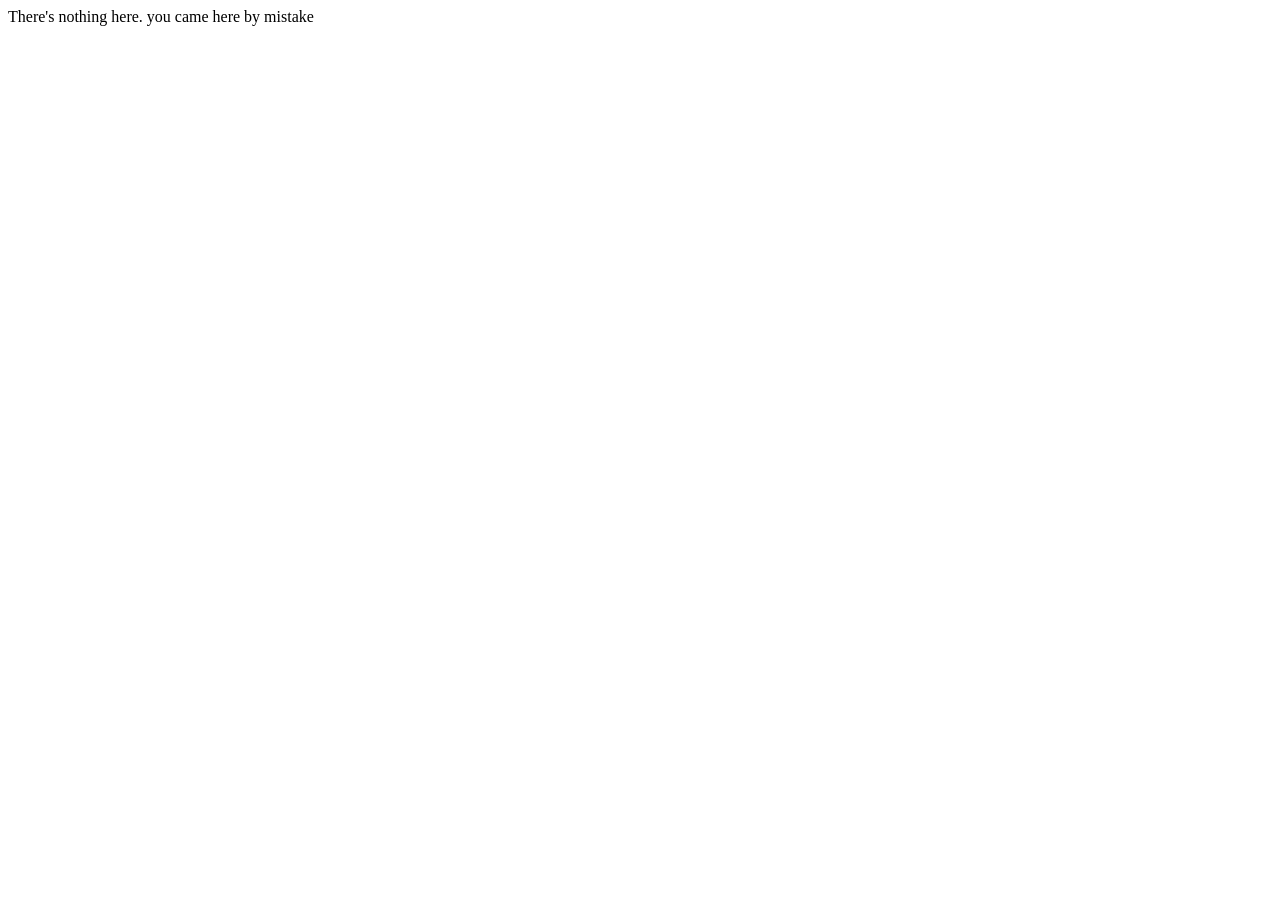
<file: index.html>
<!DOCTYPE html>
<html lang="en">
<head>
    <meta charset="UTF-8">
    <meta http-equiv="X-UA-Compatible" content="IE=edge">
    <meta name="viewport" content="width=device-width, initial-scale=1.0">
    <title>nothing here</title>
</head>
<body>
    There's nothing here. you came here by mistake
</body>
</html>
</file>
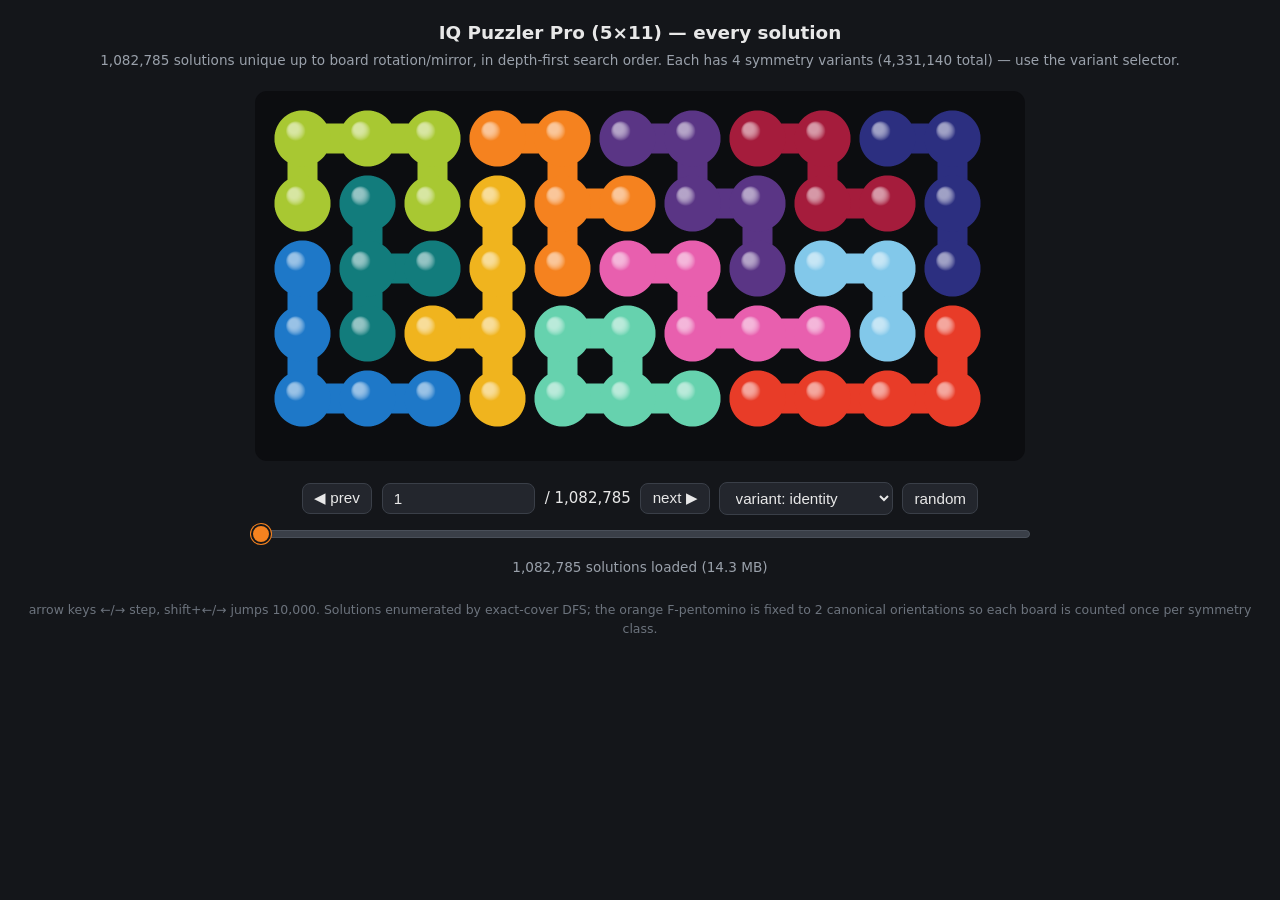
<file: iqpuzzler/index.html>
<!DOCTYPE html>
<html lang="en">
<head>
<meta charset="utf-8">
<meta name="viewport" content="width=device-width, initial-scale=1">
<link rel="icon" href="data:,">
<title>IQ Puzzler Pro — all 1,082,785 solutions</title>
<style>
  :root { color-scheme: dark; }
  body { margin: 0; background: #14161a; color: #e8e8e8;
         font: 15px/1.5 system-ui, -apple-system, sans-serif;
         display: flex; flex-direction: column; align-items: center; }
  h1 { font-size: 1.15rem; font-weight: 600; margin: 1.2rem 1rem 0.2rem; text-align: center; }
  .sub { color: #9aa1ab; font-size: 0.85rem; margin-bottom: 1rem; text-align: center; padding: 0 1rem;}
  #wrap { width: min(96vw, 780px); }
  canvas { width: 100%; height: auto; display: block; border-radius: 14px; }
  .controls { display: flex; flex-wrap: wrap; gap: 0.6rem; align-items: center;
              justify-content: center; margin: 1rem 0 0.4rem; }
  input[type=range] { width: min(96vw, 780px); accent-color: #f5821f;
    -webkit-appearance: none; appearance: none; background: transparent;
    height: 26px; margin: 0; cursor: pointer; }
  input[type=range]::-webkit-slider-runnable-track {
    height: 8px; border-radius: 4px; background: #3a3f48; border: 1px solid #4a505a; }
  input[type=range]::-moz-range-track {
    height: 8px; border-radius: 4px; background: #3a3f48; border: 1px solid #4a505a; }
  input[type=range]::-webkit-slider-thumb {
    -webkit-appearance: none; appearance: none; margin-top: -7px;
    width: 20px; height: 20px; border-radius: 50%; background: #f5821f;
    border: 2px solid #14161a; box-shadow: 0 0 0 1px #f5821f; }
  input[type=range]::-moz-range-thumb {
    width: 18px; height: 18px; border-radius: 50%; background: #f5821f;
    border: 2px solid #14161a; box-shadow: 0 0 0 1px #f5821f; }
  input[type=range]:focus { outline: none; }
  input[type=range]:focus-visible::-webkit-slider-thumb { box-shadow: 0 0 0 3px #f5821f88; }
  button, select, input[type=number] {
    background: #23262d; color: #e8e8e8; border: 1px solid #3a3f48;
    border-radius: 8px; padding: 0.35rem 0.7rem; font-size: 0.95rem; }
  button:hover { background: #2e323b; cursor: pointer; }
  input[type=number] { width: 8.5em; }
  #status { color: #9aa1ab; font-size: 0.85rem; margin: 0.6rem 0 1.5rem; text-align: center;}
  .hint { color: #6c737d; font-size: 0.78rem; margin-bottom: 2rem; text-align: center; padding: 0 1rem;}
</style>
</head>
<body>
<h1>IQ Puzzler Pro (5×11) — every solution</h1>
<div class="sub">1,082,785 solutions unique up to board rotation/mirror, in depth-first search order.
Each has 4 symmetry variants (4,331,140 total) — use the variant selector.</div>

<div id="wrap"><canvas id="cv" width="1560" height="760"></canvas></div>

<div class="controls">
  <button id="prev">◀ prev</button>
  <input type="number" id="jump" min="1" value="1">
  <span id="total">/ …</span>
  <button id="next">next ▶</button>
  <select id="sym">
    <option value="0">variant: identity</option>
    <option value="1">variant: rotate 180°</option>
    <option value="2">variant: mirror ↔</option>
    <option value="3">variant: mirror ↕</option>
  </select>
  <button id="rand">random</button>
</div>
<input type="range" id="slider" min="1" value="1">
<div id="status">loading solutions.bin …</div>
<div class="hint">arrow keys ←/→ step, shift+←/→ jumps 10,000. Solutions enumerated by
exact-cover DFS; the orange F-pentomino is fixed to 2 canonical orientations so each
board is counted once per symmetry class.</div>

<script>
"use strict";
const W = 11, H = 5, NP = 12;
const COLORS = { lime:"#a8c832", orange:"#f5821f", purple:"#5a3585",
  darkred:"#a51c3c", yellow:"#f0b41e", navy:"#2c2f80", pink:"#e85fae",
  lightblue:"#82c8ea", blue:"#1e78c8", teal:"#127c7c", mint:"#66d2ae", red:"#e83c28" };
const NAMES = ["lime","orange","purple","darkred","yellow","navy",
               "pink","lightblue","blue","teal","mint","red"];
let PLACEMENTS = null;   // [ [pieceId, [cellIdx,...]], ... ]  (injected below)
let SOLS = null, NSOL = 0;

// --- placement table (generated from the solver's build_table) ---
PLACEMENTS = [[0,[0,1,2,11,13]],[0,[0,2,11,12,13]],[0,[0,1,11,22,23]],[0,[0,1,12,22,23]],[1,[0,1,12,13,23]],[1,[0,11,12,13,23]],[2,[0,1,12,13,24]],[2,[0,11,12,23,24]],[3,[0,1,12,13]],[3,[0,11,12,23]],[4,[0,1,2,3,12]],[4,[0,1,2,3,13]],[4,[0,11,12,22,33]],[4,[0,11,22,23,33]],[5,[0,1,2,11]],[5,[0,1,2,13]],[5,[0,11,12,13]],[5,[0,1,11,22]],[5,[0,1,12,23]],[5,[0,11,22,23]],[6,[0,1,2,13,14]],[6,[0,1,12,13,14]],[6,[0,11,12,23,34]],[6,[0,11,22,23,34]],[7,[0,1,11]],[7,[0,1,12]],[7,[0,11,12]],[8,[0,1,2,11,22]],[8,[0,1,2,13,24]],[8,[0,11,22,23,24]],[9,[0,1,2,12]],[9,[0,11,12,22]],[10,[0,1,2,11,12]],[10,[0,1,2,12,13]],[10,[0,1,11,12,13]],[10,[0,1,11,12,22]],[10,[0,1,11,12,23]],[10,[0,11,12,22,23]],[11,[0,1,2,3,11]],[11,[0,1,2,3,14]],[11,[0,11,12,13,14]],[11,[0,1,11,22,33]],[11,[0,1,12,23,34]],[11,[0,11,22,33,34]],[0,[1,2,3,12,14]],[0,[1,3,12,13,14]],[0,[1,2,12,23,24]],[0,[1,2,13,23,24]],[1,[1,2,13,14,24]],[1,[1,12,13,14,24]],[2,[1,2,11,12,22]],[2,[1,2,13,14,25]],[2,[1,12,13,24,25]],[3,[1,2,11,12]],[3,[1,2,13,14]],[3,[1,11,12,22]],[3,[1,12,13,24]],[4,[1,2,3,4,13]],[4,[1,2,3,4,14]],[4,[1,11,12,13,14]],[4,[1,11,12,23,34]],[4,[1,12,13,23,34]],[4,[1,12,22,23,34]],[4,[1,12,23,24,34]],[5,[1,2,3,12]],[5,[1,2,3,14]],[5,[1,12,13,14]],[5,[1,2,12,23]],[5,[1,12,22,23]],[5,[1,2,13,24]],[5,[1,12,23,24]],[6,[1,2,3,11,12]],[6,[1,2,3,14,15]],[6,[1,2,13,14,15]],[6,[1,11,12,22,33]],[6,[1,12,22,23,33]],[6,[1,12,13,24,35]],[6,[1,12,23,24,35]],[7,[1,2,12]],[7,[1,11,12]],[7,[1,2,13]],[7,[1,12,13]],[8,[1,2,3,12,23]],[8,[1,2,3,14,25]],[8,[1,12,23,24,25]],[9,[1,2,3,13]],[9,[1,11,12,13]],[9,[1,11,12,23]],[9,[1,12,13,23]],[10,[1,2,3,12,13]],[10,[1,2,11,12,13]],[10,[1,2,3,13,14]],[10,[1,2,12,13,14]],[10,[1,2,12,13,23]],[10,[1,11,12,22,23]],[10,[1,2,12,13,24]],[10,[1,12,13,23,24]],[11,[1,2,3,4,12]],[11,[1,2,3,4,15]],[11,[1,12,13,14,15]],[11,[1,2,12,23,34]],[11,[1,12,23,33,34]],[11,[1,2,13,24,35]],[11,[1,12,23,34,35]],[0,[2,3,4,13,15]],[0,[2,4,13,14,15]],[0,[2,3,13,24,25]],[0,[2,3,14,24,25]],[1,[2,3,14,15,25]],[1,[2,13,14,15,25]],[2,[2,3,12,13,23]],[2,[2,12,13,22,23]],[2,[2,3,14,15,26]],[2,[2,13,14,25,26]],[3,[2,3,12,13]],[3,[2,3,14,15]],[3,[2,12,13,23]],[3,[2,13,14,25]],[4,[2,3,4,5,14]],[4,[2,11,12,13,14]],[4,[2,3,4,5,15]],[4,[2,12,13,14,15]],[4,[2,12,13,24,35]],[4,[2,13,14,24,35]],[4,[2,13,23,24,35]],[4,[2,13,24,25,35]],[5,[2,3,4,13]],[5,[2,11,12,13]],[5,[2,3,4,15]],[5,[2,13,14,15]],[5,[2,3,13,24]],[5,[2,13,23,24]],[5,[2,3,14,25]],[5,[2,13,24,25]],[6,[2,3,4,12,13]],[6,[2,3,11,12,13]],[6,[2,3,4,15,16]],[6,[2,3,14,15,16]],[6,[2,12,13,23,34]],[6,[2,13,23,24,34]],[6,[2,13,14,25,36]],[6,[2,13,24,25,36]],[7,[2,3,13]],[7,[2,12,13]],[7,[2,3,14]],[7,[2,13,14]],[8,[2,3,4,13,24]],[8,[2,13,22,23,24]],[8,[2,3,4,15,26]],[8,[2,13,24,25,26]],[9,[2,3,4,14]],[9,[2,12,13,14]],[9,[2,12,13,24]],[9,[2,13,14,24]],[10,[2,3,4,13,14]],[10,[2,3,12,13,14]],[10,[2,3,4,14,15]],[10,[2,3,13,14,15]],[10,[2,3,13,14,24]],[10,[2,12,13,23,24]],[10,[2,3,13,14,25]],[10,[2,13,14,24,25]],[11,[2,3,4,5,13]],[11,[2,3,4,5,16]],[11,[2,13,14,15,16]],[11,[2,3,13,24,35]],[11,[2,13,24,34,35]],[11,[2,3,14,25,36]],[11,[2,13,24,35,36]],[0,[3,4,5,14,16]],[0,[3,5,14,15,16]],[0,[3,4,14,25,26]],[0,[3,4,15,25,26]],[1,[3,4,15,16,26]],[1,[3,14,15,16,26]],[2,[3,4,13,14,24]],[2,[3,13,14,23,24]],[2,[3,4,15,16,27]],[2,[3,14,15,26,27]],[3,[3,4,13,14]],[3,[3,4,15,16]],[3,[3,13,14,24]],[3,[3,14,15,26]],[4,[3,4,5,6,15]],[4,[3,12,13,14,15]],[4,[3,4,5,6,16]],[4,[3,13,14,15,16]],[4,[3,13,14,25,36]],[4,[3,14,15,25,36]],[4,[3,14,24,25,36]],[4,[3,14,25,26,36]],[5,[3,4,5,14]],[5,[3,12,13,14]],[5,[3,4,5,16]],[5,[3,14,15,16]],[5,[3,4,14,25]],[5,[3,14,24,25]],[5,[3,4,15,26]],[5,[3,14,25,26]],[6,[3,4,5,13,14]],[6,[3,4,12,13,14]],[6,[3,4,5,16,17]],[6,[3,4,15,16,17]],[6,[3,13,14,24,35]],[6,[3,14,24,25,35]],[6,[3,14,15,26,37]],[6,[3,14,25,26,37]],[7,[3,4,14]],[7,[3,13,14]],[7,[3,4,15]],[7,[3,14,15]],[8,[3,4,5,14,25]],[8,[3,14,23,24,25]],[8,[3,4,5,16,27]],[8,[3,14,25,26,27]],[9,[3,4,5,15]],[9,[3,13,14,15]],[9,[3,13,14,25]],[9,[3,14,15,25]],[10,[3,4,5,14,15]],[10,[3,4,13,14,15]],[10,[3,4,5,15,16]],[10,[3,4,14,15,16]],[10,[3,4,14,15,25]],[10,[3,13,14,24,25]],[10,[3,4,14,15,26]],[10,[3,14,15,25,26]],[11,[3,4,5,6,14]],[11,[3,11,12,13,14]],[11,[3,4,5,6,17]],[11,[3,14,15,16,17]],[11,[3,4,14,25,36]],[11,[3,14,25,35,36]],[11,[3,4,15,26,37]],[11,[3,14,25,36,37]],[0,[4,5,6,15,17]],[0,[4,6,15,16,17]],[0,[4,5,15,26,27]],[0,[4,5,16,26,27]],[1,[4,5,16,17,27]],[1,[4,15,16,17,27]],[2,[4,5,14,15,25]],[2,[4,14,15,24,25]],[2,[4,5,16,17,28]],[2,[4,15,16,27,28]],[3,[4,5,14,15]],[3,[4,5,16,17]],[3,[4,14,15,25]],[3,[4,15,16,27]],[4,[4,5,6,7,16]],[4,[4,13,14,15,16]],[4,[4,5,6,7,17]],[4,[4,14,15,16,17]],[4,[4,14,15,26,37]],[4,[4,15,16,26,37]],[4,[4,15,25,26,37]],[4,[4,15,26,27,37]],[5,[4,5,6,15]],[5,[4,13,14,15]],[5,[4,5,6,17]],[5,[4,15,16,17]],[5,[4,5,15,26]],[5,[4,15,25,26]],[5,[4,5,16,27]],[5,[4,15,26,27]],[6,[4,5,6,14,15]],[6,[4,5,13,14,15]],[6,[4,5,6,17,18]],[6,[4,5,16,17,18]],[6,[4,14,15,25,36]],[6,[4,15,25,26,36]],[6,[4,15,16,27,38]],[6,[4,15,26,27,38]],[7,[4,5,15]],[7,[4,14,15]],[7,[4,5,16]],[7,[4,15,16]],[8,[4,5,6,15,26]],[8,[4,15,24,25,26]],[8,[4,5,6,17,28]],[8,[4,15,26,27,28]],[9,[4,5,6,16]],[9,[4,14,15,16]],[9,[4,14,15,26]],[9,[4,15,16,26]],[10,[4,5,6,15,16]],[10,[4,5,14,15,16]],[10,[4,5,6,16,17]],[10,[4,5,15,16,17]],[10,[4,5,15,16,26]],[10,[4,14,15,25,26]],[10,[4,5,15,16,27]],[10,[4,15,16,26,27]],[11,[4,5,6,7,15]],[11,[4,12,13,14,15]],[11,[4,5,6,7,18]],[11,[4,15,16,17,18]],[11,[4,5,15,26,37]],[11,[4,15,26,36,37]],[11,[4,5,16,27,38]],[11,[4,15,26,37,38]],[0,[5,6,7,16,18]],[0,[5,7,16,17,18]],[0,[5,6,16,27,28]],[0,[5,6,17,27,28]],[1,[5,6,17,18,28]],[1,[5,16,17,18,28]],[2,[5,6,15,16,26]],[2,[5,15,16,25,26]],[2,[5,6,17,18,29]],[2,[5,16,17,28,29]],[3,[5,6,15,16]],[3,[5,6,17,18]],[3,[5,15,16,26]],[3,[5,16,17,28]],[4,[5,6,7,8,17]],[4,[5,14,15,16,17]],[4,[5,6,7,8,18]],[4,[5,15,16,17,18]],[4,[5,15,16,27,38]],[4,[5,16,17,27,38]],[4,[5,16,26,27,38]],[4,[5,16,27,28,38]],[5,[5,6,7,16]],[5,[5,14,15,16]],[5,[5,6,7,18]],[5,[5,16,17,18]],[5,[5,6,16,27]],[5,[5,16,26,27]],[5,[5,6,17,28]],[5,[5,16,27,28]],[6,[5,6,7,15,16]],[6,[5,6,14,15,16]],[6,[5,6,7,18,19]],[6,[5,6,17,18,19]],[6,[5,15,16,26,37]],[6,[5,16,26,27,37]],[6,[5,16,17,28,39]],[6,[5,16,27,28,39]],[7,[5,6,16]],[7,[5,15,16]],[7,[5,6,17]],[7,[5,16,17]],[8,[5,6,7,16,27]],[8,[5,16,25,26,27]],[8,[5,6,7,18,29]],[8,[5,16,27,28,29]],[9,[5,6,7,17]],[9,[5,15,16,17]],[9,[5,15,16,27]],[9,[5,16,17,27]],[10,[5,6,7,16,17]],[10,[5,6,15,16,17]],[10,[5,6,7,17,18]],[10,[5,6,16,17,18]],[10,[5,6,16,17,27]],[10,[5,15,16,26,27]],[10,[5,6,16,17,28]],[10,[5,16,17,27,28]],[11,[5,6,7,8,16]],[11,[5,13,14,15,16]],[11,[5,6,7,8,19]],[11,[5,16,17,18,19]],[11,[5,6,16,27,38]],[11,[5,16,27,37,38]],[11,[5,6,17,28,39]],[11,[5,16,27,38,39]],[0,[6,7,8,17,19]],[0,[6,8,17,18,19]],[0,[6,7,17,28,29]],[0,[6,7,18,28,29]],[1,[6,7,18,19,29]],[1,[6,17,18,19,29]],[2,[6,7,16,17,27]],[2,[6,16,17,26,27]],[2,[6,7,18,19,30]],[2,[6,17,18,29,30]],[3,[6,7,16,17]],[3,[6,7,18,19]],[3,[6,16,17,27]],[3,[6,17,18,29]],[4,[6,7,8,9,18]],[4,[6,15,16,17,18]],[4,[6,7,8,9,19]],[4,[6,16,17,18,19]],[4,[6,16,17,28,39]],[4,[6,17,18,28,39]],[4,[6,17,27,28,39]],[4,[6,17,28,29,39]],[5,[6,7,8,17]],[5,[6,15,16,17]],[5,[6,7,8,19]],[5,[6,17,18,19]],[5,[6,7,17,28]],[5,[6,17,27,28]],[5,[6,7,18,29]],[5,[6,17,28,29]],[6,[6,7,8,16,17]],[6,[6,7,15,16,17]],[6,[6,7,8,19,20]],[6,[6,7,18,19,20]],[6,[6,16,17,27,38]],[6,[6,17,27,28,38]],[6,[6,17,18,29,40]],[6,[6,17,28,29,40]],[7,[6,7,17]],[7,[6,16,17]],[7,[6,7,18]],[7,[6,17,18]],[8,[6,7,8,17,28]],[8,[6,17,26,27,28]],[8,[6,7,8,19,30]],[8,[6,17,28,29,30]],[9,[6,7,8,18]],[9,[6,16,17,18]],[9,[6,16,17,28]],[9,[6,17,18,28]],[10,[6,7,8,17,18]],[10,[6,7,16,17,18]],[10,[6,7,8,18,19]],[10,[6,7,17,18,19]],[10,[6,7,17,18,28]],[10,[6,16,17,27,28]],[10,[6,7,17,18,29]],[10,[6,17,18,28,29]],[11,[6,7,8,9,17]],[11,[6,14,15,16,17]],[11,[6,7,8,9,20]],[11,[6,17,18,19,20]],[11,[6,7,17,28,39]],[11,[6,17,28,38,39]],[11,[6,7,18,29,40]],[11,[6,17,28,39,40]],[0,[7,8,9,18,20]],[0,[7,9,18,19,20]],[0,[7,8,18,29,30]],[0,[7,8,19,29,30]],[1,[7,8,19,20,30]],[1,[7,18,19,20,30]],[2,[7,8,17,18,28]],[2,[7,17,18,27,28]],[2,[7,8,19,20,31]],[2,[7,18,19,30,31]],[3,[7,8,17,18]],[3,[7,8,19,20]],[3,[7,17,18,28]],[3,[7,18,19,30]],[4,[7,8,9,10,19]],[4,[7,16,17,18,19]],[4,[7,8,9,10,20]],[4,[7,17,18,19,20]],[4,[7,17,18,29,40]],[4,[7,18,19,29,40]],[4,[7,18,28,29,40]],[4,[7,18,29,30,40]],[5,[7,8,9,18]],[5,[7,16,17,18]],[5,[7,8,9,20]],[5,[7,18,19,20]],[5,[7,8,18,29]],[5,[7,18,28,29]],[5,[7,8,19,30]],[5,[7,18,29,30]],[6,[7,8,9,17,18]],[6,[7,8,16,17,18]],[6,[7,8,9,20,21]],[6,[7,8,19,20,21]],[6,[7,17,18,28,39]],[6,[7,18,28,29,39]],[6,[7,18,19,30,41]],[6,[7,18,29,30,41]],[7,[7,8,18]],[7,[7,17,18]],[7,[7,8,19]],[7,[7,18,19]],[8,[7,8,9,18,29]],[8,[7,18,27,28,29]],[8,[7,8,9,20,31]],[8,[7,18,29,30,31]],[9,[7,8,9,19]],[9,[7,17,18,19]],[9,[7,17,18,29]],[9,[7,18,19,29]],[10,[7,8,9,18,19]],[10,[7,8,17,18,19]],[10,[7,8,9,19,20]],[10,[7,8,18,19,20]],[10,[7,8,18,19,29]],[10,[7,17,18,28,29]],[10,[7,8,18,19,30]],[10,[7,18,19,29,30]],[11,[7,8,9,10,18]],[11,[7,15,16,17,18]],[11,[7,8,9,10,21]],[11,[7,18,19,20,21]],[11,[7,8,18,29,40]],[11,[7,18,29,39,40]],[11,[7,8,19,30,41]],[11,[7,18,29,40,41]],[0,[8,9,10,19,21]],[0,[8,10,19,20,21]],[0,[8,9,19,30,31]],[0,[8,9,20,30,31]],[1,[8,9,20,21,31]],[1,[8,19,20,21,31]],[2,[8,9,18,19,29]],[2,[8,18,19,28,29]],[2,[8,9,20,21,32]],[2,[8,19,20,31,32]],[3,[8,9,18,19]],[3,[8,9,20,21]],[3,[8,18,19,29]],[3,[8,19,20,31]],[4,[8,17,18,19,20]],[4,[8,18,19,20,21]],[4,[8,18,19,30,41]],[4,[8,19,20,30,41]],[4,[8,19,29,30,41]],[4,[8,19,30,31,41]],[5,[8,9,10,19]],[5,[8,17,18,19]],[5,[8,9,10,21]],[5,[8,19,20,21]],[5,[8,9,19,30]],[5,[8,19,29,30]],[5,[8,9,20,31]],[5,[8,19,30,31]],[6,[8,9,10,18,19]],[6,[8,9,17,18,19]],[6,[8,18,19,29,40]],[6,[8,19,29,30,40]],[6,[8,19,20,31,42]],[6,[8,19,30,31,42]],[7,[8,9,19]],[7,[8,18,19]],[7,[8,9,20]],[7,[8,19,20]],[8,[8,9,10,19,30]],[8,[8,19,28,29,30]],[8,[8,9,10,21,32]],[8,[8,19,30,31,32]],[9,[8,9,10,20]],[9,[8,18,19,20]],[9,[8,18,19,30]],[9,[8,19,20,30]],[10,[8,9,10,19,20]],[10,[8,9,18,19,20]],[10,[8,9,10,20,21]],[10,[8,9,19,20,21]],[10,[8,9,19,20,30]],[10,[8,18,19,29,30]],[10,[8,9,19,20,31]],[10,[8,19,20,30,31]],[11,[8,16,17,18,19]],[11,[8,9,19,30,41]],[11,[8,19,30,40,41]],[11,[8,9,20,31,42]],[11,[8,19,30,41,42]],[0,[9,10,20,31,32]],[0,[9,10,21,31,32]],[2,[9,10,19,20,30]],[2,[9,19,20,29,30]],[3,[9,10,19,20]],[3,[9,19,20,30]],[3,[9,20,21,32]],[4,[9,18,19,20,21]],[4,[9,19,20,31,42]],[4,[9,20,21,31,42]],[4,[9,20,30,31,42]],[4,[9,20,31,32,42]],[5,[9,18,19,20]],[5,[9,10,20,31]],[5,[9,20,30,31]],[5,[9,10,21,32]],[5,[9,20,31,32]],[6,[9,10,18,19,20]],[6,[9,19,20,30,41]],[6,[9,20,30,31,41]],[6,[9,20,21,32,43]],[6,[9,20,31,32,43]],[7,[9,10,20]],[7,[9,19,20]],[7,[9,10,21]],[7,[9,20,21]],[8,[9,20,29,30,31]],[9,[9,19,20,21]],[9,[9,19,20,31]],[9,[9,20,21,31]],[10,[9,10,19,20,21]],[10,[9,10,20,21,31]],[10,[9,19,20,30,31]],[10,[9,10,20,21,32]],[10,[9,20,21,31,32]],[11,[9,17,18,19,20]],[11,[9,10,20,31,42]],[11,[9,20,31,41,42]],[11,[9,10,21,32,43]],[11,[9,20,31,42,43]],[2,[10,20,21,30,31]],[3,[10,20,21,31]],[4,[10,20,21,32,43]],[4,[10,21,31,32,43]],[5,[10,19,20,21]],[5,[10,21,31,32]],[6,[10,20,21,31,42]],[6,[10,21,31,32,42]],[7,[10,20,21]],[8,[10,21,30,31,32]],[9,[10,20,21,32]],[10,[10,20,21,31,32]],[11,[10,18,19,20,21]],[11,[10,21,32,42,43]],[0,[11,12,13,22,24]],[0,[11,13,22,23,24]],[0,[11,12,22,33,34]],[0,[11,12,23,33,34]],[1,[11,12,23,24,34]],[1,[11,22,23,24,34]],[2,[11,12,23,24,35]],[2,[11,22,23,34,35]],[3,[11,12,23,24]],[3,[11,22,23,34]],[4,[11,12,13,14,23]],[4,[11,12,13,14,24]],[4,[11,22,23,33,44]],[4,[11,22,33,34,44]],[5,[11,12,13,22]],[5,[11,12,13,24]],[5,[11,22,23,24]],[5,[11,12,22,33]],[5,[11,12,23,34]],[5,[11,22,33,34]],[6,[11,12,13,24,25]],[6,[11,12,23,24,25]],[6,[11,22,23,34,45]],[6,[11,22,33,34,45]],[7,[11,12,22]],[7,[11,12,23]],[7,[11,22,23]],[8,[11,12,13,22,33]],[8,[11,12,13,24,35]],[8,[11,22,33,34,35]],[9,[11,12,13,23]],[9,[11,22,23,33]],[10,[11,12,13,22,23]],[10,[11,12,13,23,24]],[10,[11,12,22,23,24]],[10,[11,12,22,23,33]],[10,[11,12,22,23,34]],[10,[11,22,23,33,34]],[11,[11,12,13,14,22]],[11,[11,12,13,14,25]],[11,[11,22,23,24,25]],[11,[11,12,22,33,44]],[11,[11,12,23,34,45]],[11,[11,22,33,44,45]],[0,[12,13,14,23,25]],[0,[12,14,23,24,25]],[0,[12,13,23,34,35]],[0,[12,13,24,34,35]],[1,[12,13,24,25,35]],[1,[12,23,24,25,35]],[2,[12,13,22,23,33]],[2,[12,13,24,25,36]],[2,[12,23,24,35,36]],[3,[12,13,22,23]],[3,[12,13,24,25]],[3,[12,22,23,33]],[3,[12,23,24,35]],[4,[12,13,14,15,24]],[4,[12,13,14,15,25]],[4,[12,22,23,24,25]],[4,[12,22,23,34,45]],[4,[12,23,24,34,45]],[4,[12,23,33,34,45]],[4,[12,23,34,35,45]],[5,[12,13,14,23]],[5,[12,13,14,25]],[5,[12,23,24,25]],[5,[12,13,23,34]],[5,[12,23,33,34]],[5,[12,13,24,35]],[5,[12,23,34,35]],[6,[12,13,14,22,23]],[6,[12,13,14,25,26]],[6,[12,13,24,25,26]],[6,[12,22,23,33,44]],[6,[12,23,33,34,44]],[6,[12,23,24,35,46]],[6,[12,23,34,35,46]],[7,[12,13,23]],[7,[12,22,23]],[7,[12,13,24]],[7,[12,23,24]],[8,[12,13,14,23,34]],[8,[12,13,14,25,36]],[8,[12,23,34,35,36]],[9,[12,13,14,24]],[9,[12,22,23,24]],[9,[12,22,23,34]],[9,[12,23,24,34]],[10,[12,13,14,23,24]],[10,[12,13,22,23,24]],[10,[12,13,14,24,25]],[10,[12,13,23,24,25]],[10,[12,13,23,24,34]],[10,[12,22,23,33,34]],[10,[12,13,23,24,35]],[10,[12,23,24,34,35]],[11,[12,13,14,15,23]],[11,[12,13,14,15,26]],[11,[12,23,24,25,26]],[11,[12,13,23,34,45]],[11,[12,23,34,44,45]],[11,[12,13,24,35,46]],[11,[12,23,34,45,46]],[0,[13,14,15,24,26]],[0,[13,15,24,25,26]],[0,[13,14,24,35,36]],[0,[13,14,25,35,36]],[1,[13,14,25,26,36]],[1,[13,24,25,26,36]],[2,[13,14,23,24,34]],[2,[13,23,24,33,34]],[2,[13,14,25,26,37]],[2,[13,24,25,36,37]],[3,[13,14,23,24]],[3,[13,14,25,26]],[3,[13,23,24,34]],[3,[13,24,25,36]],[4,[13,14,15,16,25]],[4,[13,22,23,24,25]],[4,[13,14,15,16,26]],[4,[13,23,24,25,26]],[4,[13,23,24,35,46]],[4,[13,24,25,35,46]],[4,[13,24,34,35,46]],[4,[13,24,35,36,46]],[5,[13,14,15,24]],[5,[13,22,23,24]],[5,[13,14,15,26]],[5,[13,24,25,26]],[5,[13,14,24,35]],[5,[13,24,34,35]],[5,[13,14,25,36]],[5,[13,24,35,36]],[6,[13,14,15,23,24]],[6,[13,14,22,23,24]],[6,[13,14,15,26,27]],[6,[13,14,25,26,27]],[6,[13,23,24,34,45]],[6,[13,24,34,35,45]],[6,[13,24,25,36,47]],[6,[13,24,35,36,47]],[7,[13,14,24]],[7,[13,23,24]],[7,[13,14,25]],[7,[13,24,25]],[8,[13,14,15,24,35]],[8,[13,24,33,34,35]],[8,[13,14,15,26,37]],[8,[13,24,35,36,37]],[9,[13,14,15,25]],[9,[13,23,24,25]],[9,[13,23,24,35]],[9,[13,24,25,35]],[10,[13,14,15,24,25]],[10,[13,14,23,24,25]],[10,[13,14,15,25,26]],[10,[13,14,24,25,26]],[10,[13,14,24,25,35]],[10,[13,23,24,34,35]],[10,[13,14,24,25,36]],[10,[13,24,25,35,36]],[11,[13,14,15,16,24]],[11,[13,14,15,16,27]],[11,[13,24,25,26,27]],[11,[13,14,24,35,46]],[11,[13,24,35,45,46]],[11,[13,14,25,36,47]],[11,[13,24,35,46,47]],[0,[14,15,16,25,27]],[0,[14,16,25,26,27]],[0,[14,15,25,36,37]],[0,[14,15,26,36,37]],[1,[14,15,26,27,37]],[1,[14,25,26,27,37]],[2,[14,15,24,25,35]],[2,[14,24,25,34,35]],[2,[14,15,26,27,38]],[2,[14,25,26,37,38]],[3,[14,15,24,25]],[3,[14,15,26,27]],[3,[14,24,25,35]],[3,[14,25,26,37]],[4,[14,15,16,17,26]],[4,[14,23,24,25,26]],[4,[14,15,16,17,27]],[4,[14,24,25,26,27]],[4,[14,24,25,36,47]],[4,[14,25,26,36,47]],[4,[14,25,35,36,47]],[4,[14,25,36,37,47]],[5,[14,15,16,25]],[5,[14,23,24,25]],[5,[14,15,16,27]],[5,[14,25,26,27]],[5,[14,15,25,36]],[5,[14,25,35,36]],[5,[14,15,26,37]],[5,[14,25,36,37]],[6,[14,15,16,24,25]],[6,[14,15,23,24,25]],[6,[14,15,16,27,28]],[6,[14,15,26,27,28]],[6,[14,24,25,35,46]],[6,[14,25,35,36,46]],[6,[14,25,26,37,48]],[6,[14,25,36,37,48]],[7,[14,15,25]],[7,[14,24,25]],[7,[14,15,26]],[7,[14,25,26]],[8,[14,15,16,25,36]],[8,[14,25,34,35,36]],[8,[14,15,16,27,38]],[8,[14,25,36,37,38]],[9,[14,15,16,26]],[9,[14,24,25,26]],[9,[14,24,25,36]],[9,[14,25,26,36]],[10,[14,15,16,25,26]],[10,[14,15,24,25,26]],[10,[14,15,16,26,27]],[10,[14,15,25,26,27]],[10,[14,15,25,26,36]],[10,[14,24,25,35,36]],[10,[14,15,25,26,37]],[10,[14,25,26,36,37]],[11,[14,15,16,17,25]],[11,[14,22,23,24,25]],[11,[14,15,16,17,28]],[11,[14,25,26,27,28]],[11,[14,15,25,36,47]],[11,[14,25,36,46,47]],[11,[14,15,26,37,48]],[11,[14,25,36,47,48]],[0,[15,16,17,26,28]],[0,[15,17,26,27,28]],[0,[15,16,26,37,38]],[0,[15,16,27,37,38]],[1,[15,16,27,28,38]],[1,[15,26,27,28,38]],[2,[15,16,25,26,36]],[2,[15,25,26,35,36]],[2,[15,16,27,28,39]],[2,[15,26,27,38,39]],[3,[15,16,25,26]],[3,[15,16,27,28]],[3,[15,25,26,36]],[3,[15,26,27,38]],[4,[15,16,17,18,27]],[4,[15,24,25,26,27]],[4,[15,16,17,18,28]],[4,[15,25,26,27,28]],[4,[15,25,26,37,48]],[4,[15,26,27,37,48]],[4,[15,26,36,37,48]],[4,[15,26,37,38,48]],[5,[15,16,17,26]],[5,[15,24,25,26]],[5,[15,16,17,28]],[5,[15,26,27,28]],[5,[15,16,26,37]],[5,[15,26,36,37]],[5,[15,16,27,38]],[5,[15,26,37,38]],[6,[15,16,17,25,26]],[6,[15,16,24,25,26]],[6,[15,16,17,28,29]],[6,[15,16,27,28,29]],[6,[15,25,26,36,47]],[6,[15,26,36,37,47]],[6,[15,26,27,38,49]],[6,[15,26,37,38,49]],[7,[15,16,26]],[7,[15,25,26]],[7,[15,16,27]],[7,[15,26,27]],[8,[15,16,17,26,37]],[8,[15,26,35,36,37]],[8,[15,16,17,28,39]],[8,[15,26,37,38,39]],[9,[15,16,17,27]],[9,[15,25,26,27]],[9,[15,25,26,37]],[9,[15,26,27,37]],[10,[15,16,17,26,27]],[10,[15,16,25,26,27]],[10,[15,16,17,27,28]],[10,[15,16,26,27,28]],[10,[15,16,26,27,37]],[10,[15,25,26,36,37]],[10,[15,16,26,27,38]],[10,[15,26,27,37,38]],[11,[15,16,17,18,26]],[11,[15,23,24,25,26]],[11,[15,16,17,18,29]],[11,[15,26,27,28,29]],[11,[15,16,26,37,48]],[11,[15,26,37,47,48]],[11,[15,16,27,38,49]],[11,[15,26,37,48,49]],[0,[16,17,18,27,29]],[0,[16,18,27,28,29]],[0,[16,17,27,38,39]],[0,[16,17,28,38,39]],[1,[16,17,28,29,39]],[1,[16,27,28,29,39]],[2,[16,17,26,27,37]],[2,[16,26,27,36,37]],[2,[16,17,28,29,40]],[2,[16,27,28,39,40]],[3,[16,17,26,27]],[3,[16,17,28,29]],[3,[16,26,27,37]],[3,[16,27,28,39]],[4,[16,17,18,19,28]],[4,[16,25,26,27,28]],[4,[16,17,18,19,29]],[4,[16,26,27,28,29]],[4,[16,26,27,38,49]],[4,[16,27,28,38,49]],[4,[16,27,37,38,49]],[4,[16,27,38,39,49]],[5,[16,17,18,27]],[5,[16,25,26,27]],[5,[16,17,18,29]],[5,[16,27,28,29]],[5,[16,17,27,38]],[5,[16,27,37,38]],[5,[16,17,28,39]],[5,[16,27,38,39]],[6,[16,17,18,26,27]],[6,[16,17,25,26,27]],[6,[16,17,18,29,30]],[6,[16,17,28,29,30]],[6,[16,26,27,37,48]],[6,[16,27,37,38,48]],[6,[16,27,28,39,50]],[6,[16,27,38,39,50]],[7,[16,17,27]],[7,[16,26,27]],[7,[16,17,28]],[7,[16,27,28]],[8,[16,17,18,27,38]],[8,[16,27,36,37,38]],[8,[16,17,18,29,40]],[8,[16,27,38,39,40]],[9,[16,17,18,28]],[9,[16,26,27,28]],[9,[16,26,27,38]],[9,[16,27,28,38]],[10,[16,17,18,27,28]],[10,[16,17,26,27,28]],[10,[16,17,18,28,29]],[10,[16,17,27,28,29]],[10,[16,17,27,28,38]],[10,[16,26,27,37,38]],[10,[16,17,27,28,39]],[10,[16,27,28,38,39]],[11,[16,17,18,19,27]],[11,[16,24,25,26,27]],[11,[16,17,18,19,30]],[11,[16,27,28,29,30]],[11,[16,17,27,38,49]],[11,[16,27,38,48,49]],[11,[16,17,28,39,50]],[11,[16,27,38,49,50]],[0,[17,18,19,28,30]],[0,[17,19,28,29,30]],[0,[17,18,28,39,40]],[0,[17,18,29,39,40]],[1,[17,18,29,30,40]],[1,[17,28,29,30,40]],[2,[17,18,27,28,38]],[2,[17,27,28,37,38]],[2,[17,18,29,30,41]],[2,[17,28,29,40,41]],[3,[17,18,27,28]],[3,[17,18,29,30]],[3,[17,27,28,38]],[3,[17,28,29,40]],[4,[17,18,19,20,29]],[4,[17,26,27,28,29]],[4,[17,18,19,20,30]],[4,[17,27,28,29,30]],[4,[17,27,28,39,50]],[4,[17,28,29,39,50]],[4,[17,28,38,39,50]],[4,[17,28,39,40,50]],[5,[17,18,19,28]],[5,[17,26,27,28]],[5,[17,18,19,30]],[5,[17,28,29,30]],[5,[17,18,28,39]],[5,[17,28,38,39]],[5,[17,18,29,40]],[5,[17,28,39,40]],[6,[17,18,19,27,28]],[6,[17,18,26,27,28]],[6,[17,18,19,30,31]],[6,[17,18,29,30,31]],[6,[17,27,28,38,49]],[6,[17,28,38,39,49]],[6,[17,28,29,40,51]],[6,[17,28,39,40,51]],[7,[17,18,28]],[7,[17,27,28]],[7,[17,18,29]],[7,[17,28,29]],[8,[17,18,19,28,39]],[8,[17,28,37,38,39]],[8,[17,18,19,30,41]],[8,[17,28,39,40,41]],[9,[17,18,19,29]],[9,[17,27,28,29]],[9,[17,27,28,39]],[9,[17,28,29,39]],[10,[17,18,19,28,29]],[10,[17,18,27,28,29]],[10,[17,18,19,29,30]],[10,[17,18,28,29,30]],[10,[17,18,28,29,39]],[10,[17,27,28,38,39]],[10,[17,18,28,29,40]],[10,[17,28,29,39,40]],[11,[17,18,19,20,28]],[11,[17,25,26,27,28]],[11,[17,18,19,20,31]],[11,[17,28,29,30,31]],[11,[17,18,28,39,50]],[11,[17,28,39,49,50]],[11,[17,18,29,40,51]],[11,[17,28,39,50,51]],[0,[18,19,20,29,31]],[0,[18,20,29,30,31]],[0,[18,19,29,40,41]],[0,[18,19,30,40,41]],[1,[18,19,30,31,41]],[1,[18,29,30,31,41]],[2,[18,19,28,29,39]],[2,[18,28,29,38,39]],[2,[18,19,30,31,42]],[2,[18,29,30,41,42]],[3,[18,19,28,29]],[3,[18,19,30,31]],[3,[18,28,29,39]],[3,[18,29,30,41]],[4,[18,19,20,21,30]],[4,[18,27,28,29,30]],[4,[18,19,20,21,31]],[4,[18,28,29,30,31]],[4,[18,28,29,40,51]],[4,[18,29,30,40,51]],[4,[18,29,39,40,51]],[4,[18,29,40,41,51]],[5,[18,19,20,29]],[5,[18,27,28,29]],[5,[18,19,20,31]],[5,[18,29,30,31]],[5,[18,19,29,40]],[5,[18,29,39,40]],[5,[18,19,30,41]],[5,[18,29,40,41]],[6,[18,19,20,28,29]],[6,[18,19,27,28,29]],[6,[18,19,20,31,32]],[6,[18,19,30,31,32]],[6,[18,28,29,39,50]],[6,[18,29,39,40,50]],[6,[18,29,30,41,52]],[6,[18,29,40,41,52]],[7,[18,19,29]],[7,[18,28,29]],[7,[18,19,30]],[7,[18,29,30]],[8,[18,19,20,29,40]],[8,[18,29,38,39,40]],[8,[18,19,20,31,42]],[8,[18,29,40,41,42]],[9,[18,19,20,30]],[9,[18,28,29,30]],[9,[18,28,29,40]],[9,[18,29,30,40]],[10,[18,19,20,29,30]],[10,[18,19,28,29,30]],[10,[18,19,20,30,31]],[10,[18,19,29,30,31]],[10,[18,19,29,30,40]],[10,[18,28,29,39,40]],[10,[18,19,29,30,41]],[10,[18,29,30,40,41]],[11,[18,19,20,21,29]],[11,[18,26,27,28,29]],[11,[18,19,20,21,32]],[11,[18,29,30,31,32]],[11,[18,19,29,40,51]],[11,[18,29,40,50,51]],[11,[18,19,30,41,52]],[11,[18,29,40,51,52]],[0,[19,20,21,30,32]],[0,[19,21,30,31,32]],[0,[19,20,30,41,42]],[0,[19,20,31,41,42]],[1,[19,20,31,32,42]],[1,[19,30,31,32,42]],[2,[19,20,29,30,40]],[2,[19,29,30,39,40]],[2,[19,20,31,32,43]],[2,[19,30,31,42,43]],[3,[19,20,29,30]],[3,[19,20,31,32]],[3,[19,29,30,40]],[3,[19,30,31,42]],[4,[19,28,29,30,31]],[4,[19,29,30,31,32]],[4,[19,29,30,41,52]],[4,[19,30,31,41,52]],[4,[19,30,40,41,52]],[4,[19,30,41,42,52]],[5,[19,20,21,30]],[5,[19,28,29,30]],[5,[19,20,21,32]],[5,[19,30,31,32]],[5,[19,20,30,41]],[5,[19,30,40,41]],[5,[19,20,31,42]],[5,[19,30,41,42]],[6,[19,20,21,29,30]],[6,[19,20,28,29,30]],[6,[19,29,30,40,51]],[6,[19,30,40,41,51]],[6,[19,30,31,42,53]],[6,[19,30,41,42,53]],[7,[19,20,30]],[7,[19,29,30]],[7,[19,20,31]],[7,[19,30,31]],[8,[19,20,21,30,41]],[8,[19,30,39,40,41]],[8,[19,20,21,32,43]],[8,[19,30,41,42,43]],[9,[19,20,21,31]],[9,[19,29,30,31]],[9,[19,29,30,41]],[9,[19,30,31,41]],[10,[19,20,21,30,31]],[10,[19,20,29,30,31]],[10,[19,20,21,31,32]],[10,[19,20,30,31,32]],[10,[19,20,30,31,41]],[10,[19,29,30,40,41]],[10,[19,20,30,31,42]],[10,[19,30,31,41,42]],[11,[19,27,28,29,30]],[11,[19,20,30,41,52]],[11,[19,30,41,51,52]],[11,[19,20,31,42,53]],[11,[19,30,41,52,53]],[0,[20,21,31,42,43]],[0,[20,21,32,42,43]],[2,[20,21,30,31,41]],[2,[20,30,31,40,41]],[3,[20,21,30,31]],[3,[20,30,31,41]],[3,[20,31,32,43]],[4,[20,29,30,31,32]],[4,[20,30,31,42,53]],[4,[20,31,32,42,53]],[4,[20,31,41,42,53]],[4,[20,31,42,43,53]],[5,[20,29,30,31]],[5,[20,21,31,42]],[5,[20,31,41,42]],[5,[20,21,32,43]],[5,[20,31,42,43]],[6,[20,21,29,30,31]],[6,[20,30,31,41,52]],[6,[20,31,41,42,52]],[6,[20,31,32,43,54]],[6,[20,31,42,43,54]],[7,[20,21,31]],[7,[20,30,31]],[7,[20,21,32]],[7,[20,31,32]],[8,[20,31,40,41,42]],[9,[20,30,31,32]],[9,[20,30,31,42]],[9,[20,31,32,42]],[10,[20,21,30,31,32]],[10,[20,21,31,32,42]],[10,[20,30,31,41,42]],[10,[20,21,31,32,43]],[10,[20,31,32,42,43]],[11,[20,28,29,30,31]],[11,[20,21,31,42,53]],[11,[20,31,42,52,53]],[11,[20,21,32,43,54]],[11,[20,31,42,53,54]],[2,[21,31,32,41,42]],[3,[21,31,32,42]],[4,[21,31,32,43,54]],[4,[21,32,42,43,54]],[5,[21,30,31,32]],[5,[21,32,42,43]],[6,[21,31,32,42,53]],[6,[21,32,42,43,53]],[7,[21,31,32]],[8,[21,32,41,42,43]],[9,[21,31,32,43]],[10,[21,31,32,42,43]],[11,[21,29,30,31,32]],[11,[21,32,43,53,54]],[0,[22,23,24,33,35]],[0,[22,24,33,34,35]],[0,[22,23,33,44,45]],[0,[22,23,34,44,45]],[1,[22,23,34,35,45]],[1,[22,33,34,35,45]],[2,[22,23,34,35,46]],[2,[22,33,34,45,46]],[3,[22,23,34,35]],[3,[22,33,34,45]],[4,[22,23,24,25,34]],[4,[22,23,24,25,35]],[5,[22,23,24,33]],[5,[22,23,24,35]],[5,[22,33,34,35]],[5,[22,23,33,44]],[5,[22,23,34,45]],[5,[22,33,44,45]],[6,[22,23,24,35,36]],[6,[22,23,34,35,36]],[7,[22,23,33]],[7,[22,23,34]],[7,[22,33,34]],[8,[22,23,24,33,44]],[8,[22,23,24,35,46]],[8,[22,33,44,45,46]],[9,[22,23,24,34]],[9,[22,33,34,44]],[10,[22,23,24,33,34]],[10,[22,23,24,34,35]],[10,[22,23,33,34,35]],[10,[22,23,33,34,44]],[10,[22,23,33,34,45]],[10,[22,33,34,44,45]],[11,[22,23,24,25,33]],[11,[22,23,24,25,36]],[11,[22,33,34,35,36]],[0,[23,24,25,34,36]],[0,[23,25,34,35,36]],[0,[23,24,34,45,46]],[0,[23,24,35,45,46]],[1,[23,24,35,36,46]],[1,[23,34,35,36,46]],[2,[23,24,33,34,44]],[2,[23,24,35,36,47]],[2,[23,34,35,46,47]],[3,[23,24,33,34]],[3,[23,24,35,36]],[3,[23,33,34,44]],[3,[23,34,35,46]],[4,[23,24,25,26,35]],[4,[23,24,25,26,36]],[4,[23,33,34,35,36]],[5,[23,24,25,34]],[5,[23,24,25,36]],[5,[23,34,35,36]],[5,[23,24,34,45]],[5,[23,34,44,45]],[5,[23,24,35,46]],[5,[23,34,45,46]],[6,[23,24,25,33,34]],[6,[23,24,25,36,37]],[6,[23,24,35,36,37]],[7,[23,24,34]],[7,[23,33,34]],[7,[23,24,35]],[7,[23,34,35]],[8,[23,24,25,34,45]],[8,[23,24,25,36,47]],[8,[23,34,45,46,47]],[9,[23,24,25,35]],[9,[23,33,34,35]],[9,[23,33,34,45]],[9,[23,34,35,45]],[10,[23,24,25,34,35]],[10,[23,24,33,34,35]],[10,[23,24,25,35,36]],[10,[23,24,34,35,36]],[10,[23,24,34,35,45]],[10,[23,33,34,44,45]],[10,[23,24,34,35,46]],[10,[23,34,35,45,46]],[11,[23,24,25,26,34]],[11,[23,24,25,26,37]],[11,[23,34,35,36,37]],[0,[24,25,26,35,37]],[0,[24,26,35,36,37]],[0,[24,25,35,46,47]],[0,[24,25,36,46,47]],[1,[24,25,36,37,47]],[1,[24,35,36,37,47]],[2,[24,25,34,35,45]],[2,[24,34,35,44,45]],[2,[24,25,36,37,48]],[2,[24,35,36,47,48]],[3,[24,25,34,35]],[3,[24,25,36,37]],[3,[24,34,35,45]],[3,[24,35,36,47]],[4,[24,25,26,27,36]],[4,[24,33,34,35,36]],[4,[24,25,26,27,37]],[4,[24,34,35,36,37]],[5,[24,25,26,35]],[5,[24,33,34,35]],[5,[24,25,26,37]],[5,[24,35,36,37]],[5,[24,25,35,46]],[5,[24,35,45,46]],[5,[24,25,36,47]],[5,[24,35,46,47]],[6,[24,25,26,34,35]],[6,[24,25,33,34,35]],[6,[24,25,26,37,38]],[6,[24,25,36,37,38]],[7,[24,25,35]],[7,[24,34,35]],[7,[24,25,36]],[7,[24,35,36]],[8,[24,25,26,35,46]],[8,[24,35,44,45,46]],[8,[24,25,26,37,48]],[8,[24,35,46,47,48]],[9,[24,25,26,36]],[9,[24,34,35,36]],[9,[24,34,35,46]],[9,[24,35,36,46]],[10,[24,25,26,35,36]],[10,[24,25,34,35,36]],[10,[24,25,26,36,37]],[10,[24,25,35,36,37]],[10,[24,25,35,36,46]],[10,[24,34,35,45,46]],[10,[24,25,35,36,47]],[10,[24,35,36,46,47]],[11,[24,25,26,27,35]],[11,[24,25,26,27,38]],[11,[24,35,36,37,38]],[0,[25,26,27,36,38]],[0,[25,27,36,37,38]],[0,[25,26,36,47,48]],[0,[25,26,37,47,48]],[1,[25,26,37,38,48]],[1,[25,36,37,38,48]],[2,[25,26,35,36,46]],[2,[25,35,36,45,46]],[2,[25,26,37,38,49]],[2,[25,36,37,48,49]],[3,[25,26,35,36]],[3,[25,26,37,38]],[3,[25,35,36,46]],[3,[25,36,37,48]],[4,[25,26,27,28,37]],[4,[25,34,35,36,37]],[4,[25,26,27,28,38]],[4,[25,35,36,37,38]],[5,[25,26,27,36]],[5,[25,34,35,36]],[5,[25,26,27,38]],[5,[25,36,37,38]],[5,[25,26,36,47]],[5,[25,36,46,47]],[5,[25,26,37,48]],[5,[25,36,47,48]],[6,[25,26,27,35,36]],[6,[25,26,34,35,36]],[6,[25,26,27,38,39]],[6,[25,26,37,38,39]],[7,[25,26,36]],[7,[25,35,36]],[7,[25,26,37]],[7,[25,36,37]],[8,[25,26,27,36,47]],[8,[25,36,45,46,47]],[8,[25,26,27,38,49]],[8,[25,36,47,48,49]],[9,[25,26,27,37]],[9,[25,35,36,37]],[9,[25,35,36,47]],[9,[25,36,37,47]],[10,[25,26,27,36,37]],[10,[25,26,35,36,37]],[10,[25,26,27,37,38]],[10,[25,26,36,37,38]],[10,[25,26,36,37,47]],[10,[25,35,36,46,47]],[10,[25,26,36,37,48]],[10,[25,36,37,47,48]],[11,[25,26,27,28,36]],[11,[25,33,34,35,36]],[11,[25,26,27,28,39]],[11,[25,36,37,38,39]],[0,[26,27,28,37,39]],[0,[26,28,37,38,39]],[0,[26,27,37,48,49]],[0,[26,27,38,48,49]],[1,[26,27,38,39,49]],[1,[26,37,38,39,49]],[2,[26,27,36,37,47]],[2,[26,36,37,46,47]],[2,[26,27,38,39,50]],[2,[26,37,38,49,50]],[3,[26,27,36,37]],[3,[26,27,38,39]],[3,[26,36,37,47]],[3,[26,37,38,49]],[4,[26,27,28,29,38]],[4,[26,35,36,37,38]],[4,[26,27,28,29,39]],[4,[26,36,37,38,39]],[5,[26,27,28,37]],[5,[26,35,36,37]],[5,[26,27,28,39]],[5,[26,37,38,39]],[5,[26,27,37,48]],[5,[26,37,47,48]],[5,[26,27,38,49]],[5,[26,37,48,49]],[6,[26,27,28,36,37]],[6,[26,27,35,36,37]],[6,[26,27,28,39,40]],[6,[26,27,38,39,40]],[7,[26,27,37]],[7,[26,36,37]],[7,[26,27,38]],[7,[26,37,38]],[8,[26,27,28,37,48]],[8,[26,37,46,47,48]],[8,[26,27,28,39,50]],[8,[26,37,48,49,50]],[9,[26,27,28,38]],[9,[26,36,37,38]],[9,[26,36,37,48]],[9,[26,37,38,48]],[10,[26,27,28,37,38]],[10,[26,27,36,37,38]],[10,[26,27,28,38,39]],[10,[26,27,37,38,39]],[10,[26,27,37,38,48]],[10,[26,36,37,47,48]],[10,[26,27,37,38,49]],[10,[26,37,38,48,49]],[11,[26,27,28,29,37]],[11,[26,34,35,36,37]],[11,[26,27,28,29,40]],[11,[26,37,38,39,40]],[0,[27,28,29,38,40]],[0,[27,29,38,39,40]],[0,[27,28,38,49,50]],[0,[27,28,39,49,50]],[1,[27,28,39,40,50]],[1,[27,38,39,40,50]],[2,[27,28,37,38,48]],[2,[27,37,38,47,48]],[2,[27,28,39,40,51]],[2,[27,38,39,50,51]],[3,[27,28,37,38]],[3,[27,28,39,40]],[3,[27,37,38,48]],[3,[27,38,39,50]],[4,[27,28,29,30,39]],[4,[27,36,37,38,39]],[4,[27,28,29,30,40]],[4,[27,37,38,39,40]],[5,[27,28,29,38]],[5,[27,36,37,38]],[5,[27,28,29,40]],[5,[27,38,39,40]],[5,[27,28,38,49]],[5,[27,38,48,49]],[5,[27,28,39,50]],[5,[27,38,49,50]],[6,[27,28,29,37,38]],[6,[27,28,36,37,38]],[6,[27,28,29,40,41]],[6,[27,28,39,40,41]],[7,[27,28,38]],[7,[27,37,38]],[7,[27,28,39]],[7,[27,38,39]],[8,[27,28,29,38,49]],[8,[27,38,47,48,49]],[8,[27,28,29,40,51]],[8,[27,38,49,50,51]],[9,[27,28,29,39]],[9,[27,37,38,39]],[9,[27,37,38,49]],[9,[27,38,39,49]],[10,[27,28,29,38,39]],[10,[27,28,37,38,39]],[10,[27,28,29,39,40]],[10,[27,28,38,39,40]],[10,[27,28,38,39,49]],[10,[27,37,38,48,49]],[10,[27,28,38,39,50]],[10,[27,38,39,49,50]],[11,[27,28,29,30,38]],[11,[27,35,36,37,38]],[11,[27,28,29,30,41]],[11,[27,38,39,40,41]],[0,[28,29,30,39,41]],[0,[28,30,39,40,41]],[0,[28,29,39,50,51]],[0,[28,29,40,50,51]],[1,[28,29,40,41,51]],[1,[28,39,40,41,51]],[2,[28,29,38,39,49]],[2,[28,38,39,48,49]],[2,[28,29,40,41,52]],[2,[28,39,40,51,52]],[3,[28,29,38,39]],[3,[28,29,40,41]],[3,[28,38,39,49]],[3,[28,39,40,51]],[4,[28,29,30,31,40]],[4,[28,37,38,39,40]],[4,[28,29,30,31,41]],[4,[28,38,39,40,41]],[5,[28,29,30,39]],[5,[28,37,38,39]],[5,[28,29,30,41]],[5,[28,39,40,41]],[5,[28,29,39,50]],[5,[28,39,49,50]],[5,[28,29,40,51]],[5,[28,39,50,51]],[6,[28,29,30,38,39]],[6,[28,29,37,38,39]],[6,[28,29,30,41,42]],[6,[28,29,40,41,42]],[7,[28,29,39]],[7,[28,38,39]],[7,[28,29,40]],[7,[28,39,40]],[8,[28,29,30,39,50]],[8,[28,39,48,49,50]],[8,[28,29,30,41,52]],[8,[28,39,50,51,52]],[9,[28,29,30,40]],[9,[28,38,39,40]],[9,[28,38,39,50]],[9,[28,39,40,50]],[10,[28,29,30,39,40]],[10,[28,29,38,39,40]],[10,[28,29,30,40,41]],[10,[28,29,39,40,41]],[10,[28,29,39,40,50]],[10,[28,38,39,49,50]],[10,[28,29,39,40,51]],[10,[28,39,40,50,51]],[11,[28,29,30,31,39]],[11,[28,36,37,38,39]],[11,[28,29,30,31,42]],[11,[28,39,40,41,42]],[0,[29,30,31,40,42]],[0,[29,31,40,41,42]],[0,[29,30,40,51,52]],[0,[29,30,41,51,52]],[1,[29,30,41,42,52]],[1,[29,40,41,42,52]],[2,[29,30,39,40,50]],[2,[29,39,40,49,50]],[2,[29,30,41,42,53]],[2,[29,40,41,52,53]],[3,[29,30,39,40]],[3,[29,30,41,42]],[3,[29,39,40,50]],[3,[29,40,41,52]],[4,[29,30,31,32,41]],[4,[29,38,39,40,41]],[4,[29,30,31,32,42]],[4,[29,39,40,41,42]],[5,[29,30,31,40]],[5,[29,38,39,40]],[5,[29,30,31,42]],[5,[29,40,41,42]],[5,[29,30,40,51]],[5,[29,40,50,51]],[5,[29,30,41,52]],[5,[29,40,51,52]],[6,[29,30,31,39,40]],[6,[29,30,38,39,40]],[6,[29,30,31,42,43]],[6,[29,30,41,42,43]],[7,[29,30,40]],[7,[29,39,40]],[7,[29,30,41]],[7,[29,40,41]],[8,[29,30,31,40,51]],[8,[29,40,49,50,51]],[8,[29,30,31,42,53]],[8,[29,40,51,52,53]],[9,[29,30,31,41]],[9,[29,39,40,41]],[9,[29,39,40,51]],[9,[29,40,41,51]],[10,[29,30,31,40,41]],[10,[29,30,39,40,41]],[10,[29,30,31,41,42]],[10,[29,30,40,41,42]],[10,[29,30,40,41,51]],[10,[29,39,40,50,51]],[10,[29,30,40,41,52]],[10,[29,40,41,51,52]],[11,[29,30,31,32,40]],[11,[29,37,38,39,40]],[11,[29,30,31,32,43]],[11,[29,40,41,42,43]],[0,[30,31,32,41,43]],[0,[30,32,41,42,43]],[0,[30,31,41,52,53]],[0,[30,31,42,52,53]],[1,[30,31,42,43,53]],[1,[30,41,42,43,53]],[2,[30,31,40,41,51]],[2,[30,40,41,50,51]],[2,[30,31,42,43,54]],[2,[30,41,42,53,54]],[3,[30,31,40,41]],[3,[30,31,42,43]],[3,[30,40,41,51]],[3,[30,41,42,53]],[4,[30,39,40,41,42]],[4,[30,40,41,42,43]],[5,[30,31,32,41]],[5,[30,39,40,41]],[5,[30,31,32,43]],[5,[30,41,42,43]],[5,[30,31,41,52]],[5,[30,41,51,52]],[5,[30,31,42,53]],[5,[30,41,52,53]],[6,[30,31,32,40,41]],[6,[30,31,39,40,41]],[7,[30,31,41]],[7,[30,40,41]],[7,[30,31,42]],[7,[30,41,42]],[8,[30,31,32,41,52]],[8,[30,41,50,51,52]],[8,[30,31,32,43,54]],[8,[30,41,52,53,54]],[9,[30,31,32,42]],[9,[30,40,41,42]],[9,[30,40,41,52]],[9,[30,41,42,52]],[10,[30,31,32,41,42]],[10,[30,31,40,41,42]],[10,[30,31,32,42,43]],[10,[30,31,41,42,43]],[10,[30,31,41,42,52]],[10,[30,40,41,51,52]],[10,[30,31,41,42,53]],[10,[30,41,42,52,53]],[11,[30,38,39,40,41]],[0,[31,32,42,53,54]],[0,[31,32,43,53,54]],[2,[31,32,41,42,52]],[2,[31,41,42,51,52]],[3,[31,32,41,42]],[3,[31,41,42,52]],[3,[31,42,43,54]],[4,[31,40,41,42,43]],[5,[31,40,41,42]],[5,[31,32,42,53]],[5,[31,42,52,53]],[5,[31,32,43,54]],[5,[31,42,53,54]],[6,[31,32,40,41,42]],[7,[31,32,42]],[7,[31,41,42]],[7,[31,32,43]],[7,[31,42,43]],[8,[31,42,51,52,53]],[9,[31,41,42,43]],[9,[31,41,42,53]],[9,[31,42,43,53]],[10,[31,32,41,42,43]],[10,[31,32,42,43,53]],[10,[31,41,42,52,53]],[10,[31,32,42,43,54]],[10,[31,42,43,53,54]],[11,[31,39,40,41,42]],[2,[32,42,43,52,53]],[3,[32,42,43,53]],[5,[32,41,42,43]],[5,[32,43,53,54]],[7,[32,42,43]],[8,[32,43,52,53,54]],[9,[32,42,43,54]],[10,[32,42,43,53,54]],[11,[32,40,41,42,43]],[0,[33,34,35,44,46]],[0,[33,35,44,45,46]],[3,[33,34,45,46]],[4,[33,34,35,36,45]],[4,[33,34,35,36,46]],[5,[33,34,35,44]],[5,[33,34,35,46]],[5,[33,44,45,46]],[6,[33,34,35,46,47]],[6,[33,34,45,46,47]],[7,[33,34,44]],[7,[33,34,45]],[7,[33,44,45]],[9,[33,34,35,45]],[10,[33,34,35,44,45]],[10,[33,34,35,45,46]],[10,[33,34,44,45,46]],[11,[33,34,35,36,44]],[11,[33,34,35,36,47]],[11,[33,44,45,46,47]],[0,[34,35,36,45,47]],[0,[34,36,45,46,47]],[3,[34,35,44,45]],[3,[34,35,46,47]],[4,[34,35,36,37,46]],[4,[34,35,36,37,47]],[4,[34,44,45,46,47]],[5,[34,35,36,45]],[5,[34,35,36,47]],[5,[34,45,46,47]],[6,[34,35,36,44,45]],[6,[34,35,36,47,48]],[6,[34,35,46,47,48]],[7,[34,35,45]],[7,[34,44,45]],[7,[34,35,46]],[7,[34,45,46]],[9,[34,35,36,46]],[9,[34,44,45,46]],[10,[34,35,36,45,46]],[10,[34,35,44,45,46]],[10,[34,35,36,46,47]],[10,[34,35,45,46,47]],[11,[34,35,36,37,45]],[11,[34,35,36,37,48]],[11,[34,45,46,47,48]],[0,[35,36,37,46,48]],[0,[35,37,46,47,48]],[3,[35,36,45,46]],[3,[35,36,47,48]],[4,[35,36,37,38,47]],[4,[35,44,45,46,47]],[4,[35,36,37,38,48]],[4,[35,45,46,47,48]],[5,[35,36,37,46]],[5,[35,44,45,46]],[5,[35,36,37,48]],[5,[35,46,47,48]],[6,[35,36,37,45,46]],[6,[35,36,44,45,46]],[6,[35,36,37,48,49]],[6,[35,36,47,48,49]],[7,[35,36,46]],[7,[35,45,46]],[7,[35,36,47]],[7,[35,46,47]],[9,[35,36,37,47]],[9,[35,45,46,47]],[10,[35,36,37,46,47]],[10,[35,36,45,46,47]],[10,[35,36,37,47,48]],[10,[35,36,46,47,48]],[11,[35,36,37,38,46]],[11,[35,36,37,38,49]],[11,[35,46,47,48,49]],[0,[36,37,38,47,49]],[0,[36,38,47,48,49]],[3,[36,37,46,47]],[3,[36,37,48,49]],[4,[36,37,38,39,48]],[4,[36,45,46,47,48]],[4,[36,37,38,39,49]],[4,[36,46,47,48,49]],[5,[36,37,38,47]],[5,[36,45,46,47]],[5,[36,37,38,49]],[5,[36,47,48,49]],[6,[36,37,38,46,47]],[6,[36,37,45,46,47]],[6,[36,37,38,49,50]],[6,[36,37,48,49,50]],[7,[36,37,47]],[7,[36,46,47]],[7,[36,37,48]],[7,[36,47,48]],[9,[36,37,38,48]],[9,[36,46,47,48]],[10,[36,37,38,47,48]],[10,[36,37,46,47,48]],[10,[36,37,38,48,49]],[10,[36,37,47,48,49]],[11,[36,37,38,39,47]],[11,[36,44,45,46,47]],[11,[36,37,38,39,50]],[11,[36,47,48,49,50]],[0,[37,38,39,48,50]],[0,[37,39,48,49,50]],[3,[37,38,47,48]],[3,[37,38,49,50]],[4,[37,38,39,40,49]],[4,[37,46,47,48,49]],[4,[37,38,39,40,50]],[4,[37,47,48,49,50]],[5,[37,38,39,48]],[5,[37,46,47,48]],[5,[37,38,39,50]],[5,[37,48,49,50]],[6,[37,38,39,47,48]],[6,[37,38,46,47,48]],[6,[37,38,39,50,51]],[6,[37,38,49,50,51]],[7,[37,38,48]],[7,[37,47,48]],[7,[37,38,49]],[7,[37,48,49]],[9,[37,38,39,49]],[9,[37,47,48,49]],[10,[37,38,39,48,49]],[10,[37,38,47,48,49]],[10,[37,38,39,49,50]],[10,[37,38,48,49,50]],[11,[37,38,39,40,48]],[11,[37,45,46,47,48]],[11,[37,38,39,40,51]],[11,[37,48,49,50,51]],[0,[38,39,40,49,51]],[0,[38,40,49,50,51]],[3,[38,39,48,49]],[3,[38,39,50,51]],[4,[38,39,40,41,50]],[4,[38,47,48,49,50]],[4,[38,39,40,41,51]],[4,[38,48,49,50,51]],[5,[38,39,40,49]],[5,[38,47,48,49]],[5,[38,39,40,51]],[5,[38,49,50,51]],[6,[38,39,40,48,49]],[6,[38,39,47,48,49]],[6,[38,39,40,51,52]],[6,[38,39,50,51,52]],[7,[38,39,49]],[7,[38,48,49]],[7,[38,39,50]],[7,[38,49,50]],[9,[38,39,40,50]],[9,[38,48,49,50]],[10,[38,39,40,49,50]],[10,[38,39,48,49,50]],[10,[38,39,40,50,51]],[10,[38,39,49,50,51]],[11,[38,39,40,41,49]],[11,[38,46,47,48,49]],[11,[38,39,40,41,52]],[11,[38,49,50,51,52]],[0,[39,40,41,50,52]],[0,[39,41,50,51,52]],[3,[39,40,49,50]],[3,[39,40,51,52]],[4,[39,40,41,42,51]],[4,[39,48,49,50,51]],[4,[39,40,41,42,52]],[4,[39,49,50,51,52]],[5,[39,40,41,50]],[5,[39,48,49,50]],[5,[39,40,41,52]],[5,[39,50,51,52]],[6,[39,40,41,49,50]],[6,[39,40,48,49,50]],[6,[39,40,41,52,53]],[6,[39,40,51,52,53]],[7,[39,40,50]],[7,[39,49,50]],[7,[39,40,51]],[7,[39,50,51]],[9,[39,40,41,51]],[9,[39,49,50,51]],[10,[39,40,41,50,51]],[10,[39,40,49,50,51]],[10,[39,40,41,51,52]],[10,[39,40,50,51,52]],[11,[39,40,41,42,50]],[11,[39,47,48,49,50]],[11,[39,40,41,42,53]],[11,[39,50,51,52,53]],[0,[40,41,42,51,53]],[0,[40,42,51,52,53]],[3,[40,41,50,51]],[3,[40,41,52,53]],[4,[40,41,42,43,52]],[4,[40,49,50,51,52]],[4,[40,41,42,43,53]],[4,[40,50,51,52,53]],[5,[40,41,42,51]],[5,[40,49,50,51]],[5,[40,41,42,53]],[5,[40,51,52,53]],[6,[40,41,42,50,51]],[6,[40,41,49,50,51]],[6,[40,41,42,53,54]],[6,[40,41,52,53,54]],[7,[40,41,51]],[7,[40,50,51]],[7,[40,41,52]],[7,[40,51,52]],[9,[40,41,42,52]],[9,[40,50,51,52]],[10,[40,41,42,51,52]],[10,[40,41,50,51,52]],[10,[40,41,42,52,53]],[10,[40,41,51,52,53]],[11,[40,41,42,43,51]],[11,[40,48,49,50,51]],[11,[40,41,42,43,54]],[11,[40,51,52,53,54]],[0,[41,42,43,52,54]],[0,[41,43,52,53,54]],[3,[41,42,51,52]],[3,[41,42,53,54]],[4,[41,50,51,52,53]],[4,[41,51,52,53,54]],[5,[41,42,43,52]],[5,[41,50,51,52]],[5,[41,42,43,54]],[5,[41,52,53,54]],[6,[41,42,43,51,52]],[6,[41,42,50,51,52]],[7,[41,42,52]],[7,[41,51,52]],[7,[41,42,53]],[7,[41,52,53]],[9,[41,42,43,53]],[9,[41,51,52,53]],[10,[41,42,43,52,53]],[10,[41,42,51,52,53]],[10,[41,42,43,53,54]],[10,[41,42,52,53,54]],[11,[41,49,50,51,52]],[3,[42,43,52,53]],[4,[42,51,52,53,54]],[5,[42,51,52,53]],[6,[42,43,51,52,53]],[7,[42,43,53]],[7,[42,52,53]],[7,[42,43,54]],[7,[42,53,54]],[9,[42,52,53,54]],[10,[42,43,52,53,54]],[11,[42,50,51,52,53]],[5,[43,52,53,54]],[7,[43,53,54]],[11,[43,51,52,53,54]]];

// --- decode delta-encoded solutions.bin ---
async function load() {
  const st = document.getElementById("status");
  const resp = await fetch("solutions.bin");
  if (!resp.ok) { st.textContent = "failed to load solutions.bin (serve via http, not file://)"; return; }
  const buf = new Uint8Array(await resp.arrayBuffer());
  // first pass: count solutions
  let pos = 0, n = 0;
  while (pos < buf.length) { const d = buf[pos]; pos += 1 + 2 * (NP - d); n++; }
  NSOL = n;
  SOLS = new Uint16Array(n * NP);
  pos = 0;
  const prev = new Uint16Array(NP);
  for (let k = 0; k < n; k++) {
    const d = buf[pos++];
    for (let j = d; j < NP; j++) { prev[j] = buf[pos] | (buf[pos+1] << 8); pos += 2; }
    SOLS.set(prev, k * NP);
  }
  document.getElementById("total").textContent = "/ " + NSOL.toLocaleString();
  const sl = document.getElementById("slider");
  sl.max = NSOL; document.getElementById("jump").max = NSOL;
  st.textContent = NSOL.toLocaleString() + " solutions loaded (" +
                   (buf.length / 1048576).toFixed(1) + " MB)";
  show(1);
}

// --- rendering ---
const cv = document.getElementById("cv"), ctx = cv.getContext("2d");
const CELL = 130, R = 56, OX = 105, OY = 105;
function txf(idx, sym) {
  let r = Math.floor(idx / W), c = idx % W;
  if (sym === 1) { r = H-1-r; c = W-1-c; }
  else if (sym === 2) { c = W-1-c; }
  else if (sym === 3) { r = H-1-r; }
  return [OX + c * CELL, OY + r * CELL];
}
function show(k) {
  if (!SOLS) return;
  k = Math.min(Math.max(1, k|0), NSOL);
  document.getElementById("slider").value = k;
  document.getElementById("jump").value = k;
  const sym = +document.getElementById("sym").value;
  ctx.clearRect(0, 0, cv.width, cv.height);
  // tray
  ctx.fillStyle = "#0c0d10";
  ctx.beginPath(); ctx.roundRect(10, 10, cv.width-20, cv.height-20, 24); ctx.fill();
  const base = (k - 1) * NP;
  for (let p = 0; p < NP; p++) {
    const [pid, cells] = PLACEMENTS[SOLS[base + p]];
    const col = COLORS[NAMES[pid]];
    // bonds
    ctx.strokeStyle = col; ctx.lineWidth = 60; ctx.lineCap = "round";
    for (const a of cells) for (const b of cells) {
      if (b <= a) continue;
      const dr = Math.abs(Math.floor(a/W) - Math.floor(b/W)),
            dc = Math.abs(a%W - b%W);
      if (dr + dc !== 1) continue;
      const [x1,y1] = txf(a, sym), [x2,y2] = txf(b, sym);
      ctx.beginPath(); ctx.moveTo(x1,y1); ctx.lineTo(x2,y2); ctx.stroke();
    }
    // balls
    for (const a of cells) {
      const [x,y] = txf(a, sym);
      const g = ctx.createRadialGradient(x-18, y-20, 8, x, y, R);
      g.addColorStop(0, "rgba(255,255,255,0.55)");
      g.addColorStop(0.25, col); g.addColorStop(1, col);
      ctx.fillStyle = col;
      ctx.beginPath(); ctx.arc(x, y, R, 0, 7); ctx.fill();
      ctx.fillStyle = g;
      ctx.beginPath(); ctx.arc(x, y, R, 0, 7); ctx.fill();
    }
  }
}
function cur() { return +document.getElementById("slider").value; }
document.getElementById("slider").oninput = e => show(+e.target.value);
document.getElementById("jump").onchange = e => show(+e.target.value);
document.getElementById("sym").onchange = () => show(cur());
document.getElementById("prev").onclick = () => show(cur() - 1);
document.getElementById("next").onclick = () => show(cur() + 1);
document.getElementById("rand").onclick = () => show(1 + Math.floor(Math.random() * NSOL));
addEventListener("keydown", e => {
  const step = e.shiftKey ? 10000 : 1;
  if (e.key === "ArrowLeft") show(cur() - step);
  else if (e.key === "ArrowRight") show(cur() + step);
});
load();
</script>
</body>
</html>
</file>
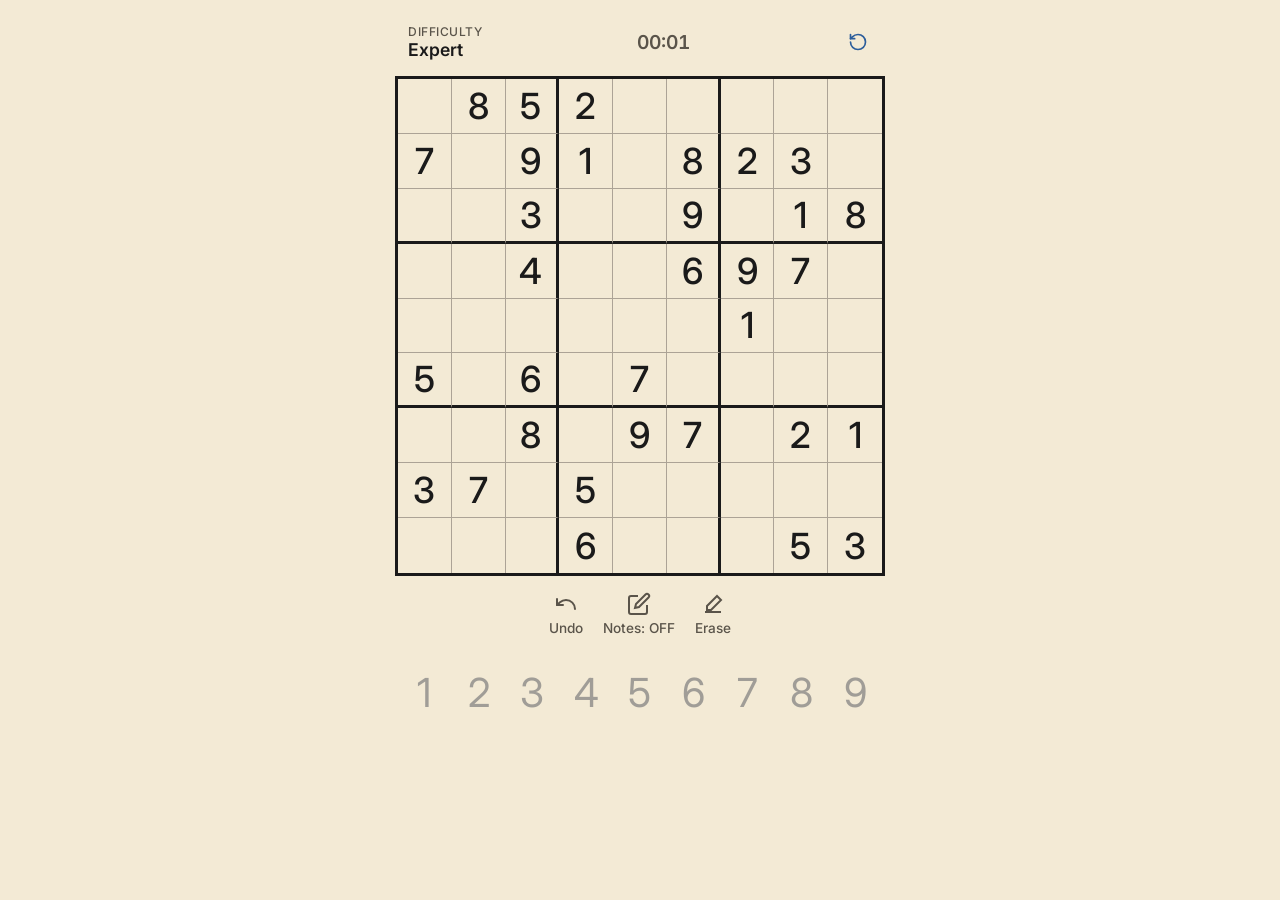
<file: soduko/index.html>
<!DOCTYPE html>
<html lang="en">
<head>
    <meta charset="UTF-8">
    <meta name="viewport" content="width=device-width, initial-scale=1.0, maximum-scale=1.0, user-scalable=no">
    <meta name="apple-mobile-web-app-capable" content="yes">
    <meta name="mobile-web-app-capable" content="yes">
    <meta name="status-bar-style" content="black-translucent">
    <title>Sudoku - Free, Beautiful, Smooth</title>
    <!-- Google Fonts -->
    <link rel="preconnect" href="https://fonts.googleapis.com">
    <link rel="preconnect" href="https://fonts.gstatic.com" crossorigin>
    <link href="https://fonts.googleapis.com/css2?family=Inter:wght@400;500;600;700&display=swap" rel="stylesheet">
    <link rel="stylesheet" href="style.css">
    <!-- Sudoku Library from CDN (we'll implement custom logic if this fails, but sudoku.js is standard) -->
    <script src="sudoku.js" type="module"></script>
    <script src="main.js" type="module" defer></script>
</head>
<body>
    <div id="app">
        <!-- Difficulty Modal -->
        <div id="difficulty-modal" class="modal hidden">
            <div class="glass-panel modal-content">
                <h2>Choose Level</h2>
                <div class="difficulty-buttons">
                    <button class="btn difficulty-btn" data-difficulty="easy">Easy</button>
                    <button class="btn difficulty-btn" data-difficulty="medium">Medium</button>
                    <button class="btn difficulty-btn" data-difficulty="hard">Hard</button>
                    <button class="btn difficulty-btn" data-difficulty="very-hard">Expert</button>
                </div>
                <button id="close-diff-btn" class="btn" style="margin-top: 16px;">Cancel</button>
            </div>
        </div>

        <!-- Game Screen -->
        <div id="game-screen" class="screen active">
            <div class="game-header">
                <div class="difficulty-display" id="difficulty-display">
                    <div class="diff-label">Difficulty</div>
                    <div class="diff-value" id="current-diff-text">Extreme</div>
                </div>
                <div class="timer" id="timer">00:00</div>
                <button id="restart-btn" class="icon-btn" title="Restart puzzle">
                    <svg width="20" height="20" viewBox="0 0 24 24" fill="none" stroke="currentColor" stroke-width="2" stroke-linecap="round" stroke-linejoin="round"><path d="M3 12a9 9 0 1 0 9-9 9.75 9.75 0 0 0-6.74 2.74L3 8"/><path d="M3 3v5h5"/></svg>
                </button>
            </div>

            <div class="board-container">
                <div id="sudoku-board" class="sudoku-board">
                    <!-- Grid cells will be generated by JS -->
                </div>
            </div>

            <div class="controls">
                <div class="tools">
                    <button id="undo-btn" class="tool-btn">
                        <svg width="24" height="24" viewBox="0 0 24 24" fill="none" stroke="currentColor" stroke-width="2" stroke-linecap="round" stroke-linejoin="round"><path d="M3 7v6h6"/><path d="M21 17a9 9 0 0 0-9-9 9 9 0 0 0-6 2.3L3 13"/></svg>
                        <span>Undo</span>
                    </button>
                    <button id="notes-toggle" class="tool-btn">
                        <svg width="24" height="24" viewBox="0 0 24 24" fill="none" stroke="currentColor" stroke-width="2"><path d="M11 4H4a2 2 0 0 0-2 2v14a2 2 0 0 0 2 2h14a2 2 0 0 0 2-2v-7"></path><path d="M18.5 2.5a2.121 2.121 0 0 1 3 3L12 15l-4 1 1-4 9.5-9.5z"></path></svg>
                        <span>Notes: OFF</span>
                    </button>
                    <button id="erase-btn" class="tool-btn">
                        <svg width="24" height="24" viewBox="0 0 24 24" fill="none" stroke="currentColor" stroke-width="2"><path d="M20 20H4M16 4l4 4-10 10H6v-4L16 4z"/></svg>
                        <span>Erase</span>
                    </button>
                </div>
                
                <div class="numpad" id="numpad">
                    <!-- Numbers 1-9 generated by JS -->
                </div>
            </div>
        </div>
        
        <!-- Win Modal -->
        <div id="win-modal" class="modal hidden">
            <div class="glass-panel modal-content">
                <h2>Puzzle Solved!</h2>
                <p id="win-time">Time: 00:00</p>
                <button id="new-game-btn" class="btn primary-btn">Play Again</button>
            </div>
        </div>
        
        <!-- Lose Modal -->
        <div id="lose-modal" class="modal hidden">
            <div class="glass-panel modal-content">
                <h2>Game Over</h2>
                <button id="try-again-btn" class="btn primary-btn">Try Again</button>
            </div>
        </div>
    </div>
</body>
</html>
</file>
<file: soduko/style.css>
:root {
    --bg-color: #f3ead5;
    --panel-bg: transparent;
    --panel-border: transparent;
    --text-primary: #1a1a1a;
    --text-secondary: #5a544a;
    --accent-color: #2b5d9b;
    --accent-hover: #1e467a;
    
    --block-border: #1a1a1a;
    --cell-border: #aca396;
    
    --cell-bg: #f3ead5;
    --cell-given: #1a1a1a;
    --cell-user: #2b5d9b;
    --cell-note: #6a645a;
    
    --cell-hover: #e6dac6;
    --cell-active: #dbbfa0; /* Main highlight for numbers */
    --cell-highlight: #dbbfa0; /* Background for occurrences */
    --cell-soft-highlight: #e8dcc8; /* Row/col highlight */
    --cell-error: #db4437;
    --cell-error-bg: rgba(219, 68, 55, 0.2);
}

* {
    box-sizing: border-box;
    margin: 0;
    padding: 0;
    font-family: 'Inter', -apple-system, sans-serif;
    user-select: none;
    -webkit-tap-highlight-color: transparent;
    touch-action: manipulation;
}

body {
    background: var(--bg-color);
    color: var(--text-primary);
    min-height: 100vh;
    display: flex;
    flex-direction: column;
    align-items: center;
    justify-content: center;
    overflow: hidden;
}

#app {
    width: 100%;
    max-width: 600px;
    position: relative;
    height: 100vh;
    display: flex;
    justify-content: center;
    align-items: center;
}

.screen {
    position: absolute;
    width: 100%;
    height: 100%;
    display: flex;
    flex-direction: column;
    justify-content: flex-start;
    align-items: center;
    opacity: 0;
    pointer-events: none;
    transition: opacity 0.3s ease;
    padding: 20px 10px;
}

.screen.active {
    opacity: 1;
    pointer-events: auto;
}

.glass-panel {
    text-align: center;
    width: 100%;
    max-width: 400px;
    margin-top: 10vh;
}

h1 {
    font-size: 2.5rem;
    font-weight: 700;
    margin-bottom: 8px;
    color: var(--accent-color);
}

.glass-panel p {
    color: var(--text-secondary);
    margin-bottom: 30px;
}

.difficulty-buttons {
    display: flex;
    flex-direction: column;
    gap: 12px;
}

.btn {
    background: transparent;
    border: 2px solid var(--accent-color);
    color: var(--accent-color);
    padding: 14px 24px;
    border-radius: 12px;
    font-size: 1.1rem;
    font-weight: 600;
    cursor: pointer;
    transition: all 0.2s ease;
    width: 100%;
}

.btn:hover {
    background: var(--accent-color);
    color: #fff;
}

.btn.primary-btn {
    background: var(--accent-color);
    color: #fff;
}

.btn.primary-btn:hover {
    background: var(--accent-hover);
}

/* Game Header */
.game-header {
    display: flex;
    justify-content: space-between;
    align-items: center;
    width: 100%;
    max-width: 500px;
    margin-bottom: 12px;
    padding: 0 10px;
}

.icon-btn {
    background: transparent;
    border: none;
    color: var(--accent-color);
    width: 44px;
    height: 44px;
    display: flex;
    justify-content: center;
    align-items: center;
    cursor: pointer;
}

.timer {
    font-variant-numeric: tabular-nums;
    font-weight: 600;
    font-size: 1.2rem;
    color: var(--text-secondary);
}

.difficulty-display {
    display: flex;
    flex-direction: column;
    align-items: flex-start;
    cursor: pointer;
    padding: 4px 8px;
    border-radius: 8px;
    background: transparent;
    transition: background 0.2s ease;
}

.difficulty-display:hover {
    background: rgba(0,0,0,0.05);
}

.diff-label {
    font-size: 0.75rem;
    color: var(--text-secondary);
    font-weight: 500;
    text-transform: uppercase;
    letter-spacing: 0.5px;
}

.diff-value {
    font-size: 1.1rem;
    font-weight: 600;
    color: var(--text-primary);
}

/* Sudoku Board */
.board-container {
    width: 100%;
    max-width: 500px;
    aspect-ratio: 1;
    margin-bottom: 16px;
    padding: 0 5px;
}

.sudoku-board {
    width: 100%;
    height: 100%;
    display: grid;
    grid-template-columns: repeat(9, 1fr);
    grid-template-rows: repeat(9, 1fr);
    border: 3px solid var(--block-border);
    background: var(--block-border);
    gap: 0;
}

.cell {
    background: var(--cell-bg);
    display: flex;
    justify-content: center;
    align-items: center;
    font-size: clamp(22px, 6vw, 36px);
    font-weight: 400; /* Lighter font standard in sudoku apps */
    cursor: pointer;
    position: relative;
    color: var(--cell-user);
    border-right: 1px solid var(--cell-border);
    border-bottom: 1px solid var(--cell-border);
}

/* 3x3 Block Borders */
.cell:nth-child(3n) { border-right: 3px solid var(--block-border); }
.cell:nth-child(9n) { border-right: none; }
.cell:nth-child(n+19):nth-child(-n+27),
.cell:nth-child(n+46):nth-child(-n+54) {
    border-bottom: 3px solid var(--block-border);
}
.cell:nth-child(n+73):nth-child(-n+81) {
    border-bottom: none;
}

/* Cell States */
.cell.given {
    color: var(--cell-given);
    font-weight: 500;
    cursor: default;
}

.cell.error {
    color: var(--cell-error);
    background: var(--cell-error-bg) !important;
}

.cell.selected {
    background: #c3d9ef !important; /* Standard faint blue for selected cell */
}

.cell.highlighted {
    background: var(--cell-highlight) !important; /* Tan for matching digits */
}

.cell.soft-highlight {
    background: var(--cell-soft-highlight);
}

/* Notes Grid */
.notes-grid {
    display: grid;
    grid-template-columns: repeat(3, 1fr);
    grid-template-rows: repeat(3, 1fr);
    width: 100%;
    height: 100%;
    padding: 2px;
    pointer-events: none;
}

.note {
    display: flex;
    justify-content: center;
    align-items: center;
    font-size: clamp(11px, 2.2vw, 16px);
    color: var(--cell-note);
    line-height: 1;
}

.note.bold-note {
    font-weight: 800;
    color: var(--accent-color);
}

/* Controls Box */
.controls {
    width: 100%;
    max-width: 500px;
    display: flex;
    flex-direction: column;
    gap: 16px;
    padding: 0 10px;
}

.tools {
    display: flex;
    justify-content: center;
    gap: 20px;
}

.tool-btn {
    background: transparent;
    border: none;
    color: var(--text-secondary);
    display: flex;
    flex-direction: column;
    align-items: center;
    gap: 4px;
    cursor: pointer;
    font-size: 0.85rem;
    font-weight: 500;
}

.tool-btn:hover {
    color: var(--accent-color);
}

.tool-btn.active {
    color: var(--accent-color);
}

.tool-btn.active svg {
    background: #e1e9f4;
    border-radius: 50%;
    padding: 2px;
}

.numpad {
    display: grid;
    grid-template-columns: repeat(9, 1fr);
    gap: 4px;
    padding: 10px 0;
}

.num-btn {
    background: transparent;
    border: none;
    color: #a09d97;
    font-size: clamp(24px, 6vw, 40px);
    font-weight: 400;
    cursor: pointer;
    transition: all 0.1s ease;
    display: flex;
    justify-content: center;
    align-items: center;
    height: 60px;
}

.num-btn.active {
    color: var(--accent-color);
    font-weight: 600;
    transform: scale(1.1);
    box-shadow: none;
    border: none;
    position: relative;
}

/* the little dot above active num from example */
.num-btn.active::after {
    content: '';
    position: absolute;
    top: 0px;
    left: 50%;
    transform: translateX(-50%);
    width: 5px;
    height: 5px;
    background: var(--accent-color);
    border-radius: 50%;
}

.num-btn:disabled {
    opacity: 0;
    pointer-events: none;
}

/* Modals */
.modal {
    position: absolute;
    top: 0;
    left: 0;
    width: 100%;
    height: 100%;
    background: rgba(26, 26, 26, 0.4);
    display: flex;
    justify-content: center;
    align-items: center;
    z-index: 100;
    opacity: 1;
    transition: opacity 0.3s ease;
}

.modal.hidden {
    opacity: 0;
    pointer-events: none;
}

.modal-content {
    background: var(--bg-color);
    border-radius: 16px;
    padding: 40px;
    box-shadow: 0 10px 30px rgba(0,0,0,0.15);
}

@media (max-width: 480px) {
    .numpad { gap: 2px; }
    .num-btn { height: 50px; }
}
</file>
